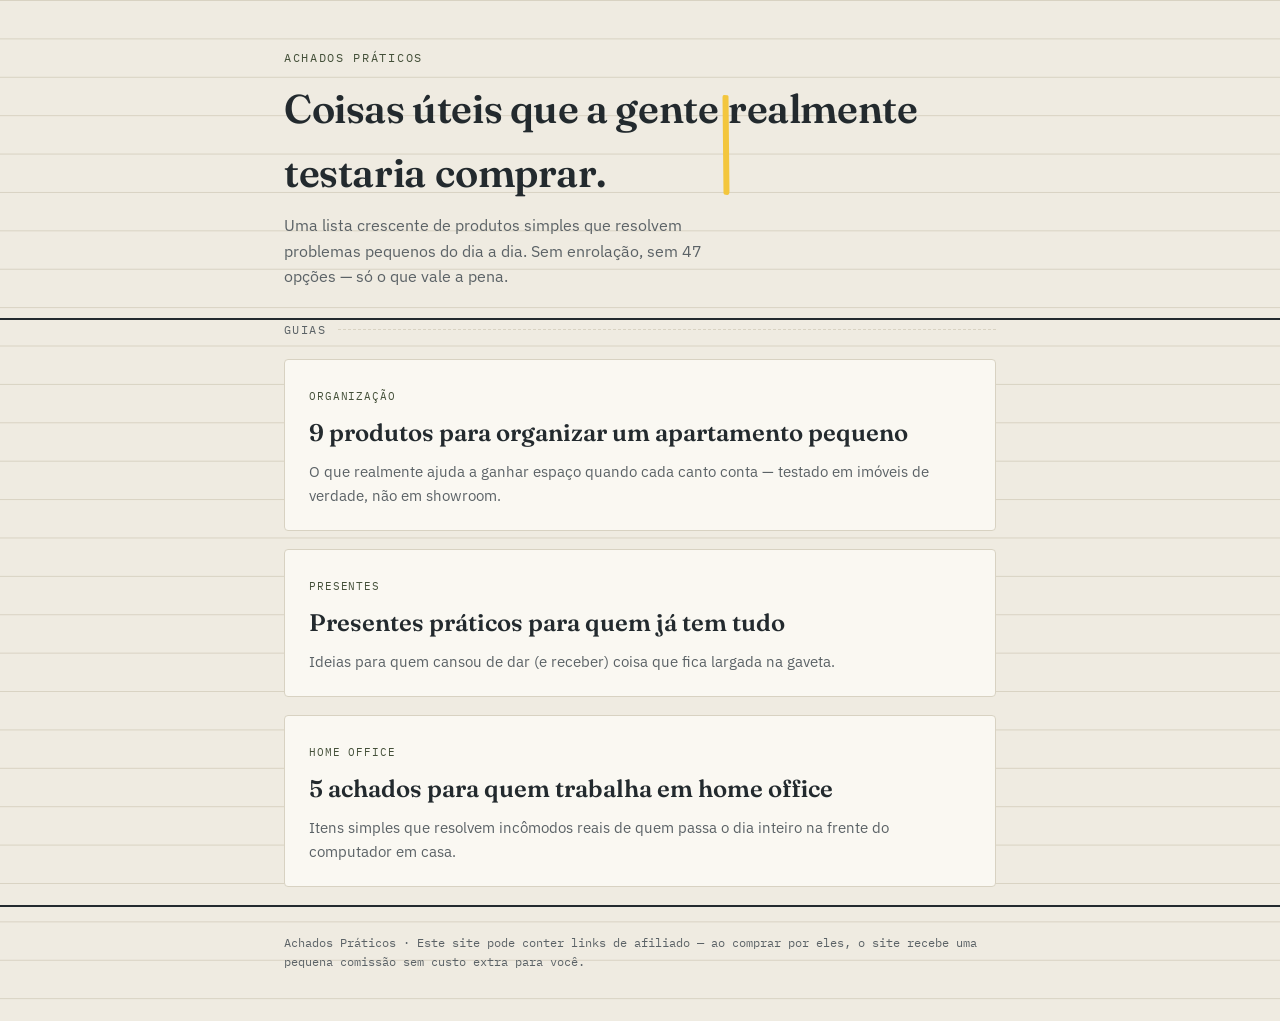
<file: index.html>
<!DOCTYPE html>
<html lang="pt-BR">
<head>
<meta charset="UTF-8">
<meta name="viewport" content="width=device-width, initial-scale=1.0">
<meta name="google-site-verification" content="UwVblGR0xJPma4KiskhVwJlEvAXtsaLV87XW6uovKOE" />
<title>Achados Práticos — coisas úteis que valem a pena comprar</title>
<meta name="description" content="Uma lista curada de produtos práticos para o dia a dia: organização, casa e presentes que realmente funcionam.">
<link rel="stylesheet" href="style.css">
</head>
<body>

<header class="site">
  <div class="wrap">
    <p class="eyebrow">Achados Práticos</p>
    <h1>Coisas úteis que a gente <mark class="hl">realmente testaria</mark> comprar.</h1>
    <p class="tagline">Uma lista crescente de produtos simples que resolvem problemas pequenos do dia a dia. Sem enrolação, sem 47 opções — só o que vale a pena.</p>
  </div>
</header>

<main class="wrap">
  <p class="section-label">Guias</p>

 <a class="entry" href="organizar-apartamento.html">
    <span class="entry-date">Organização</span>
    <h2>9 produtos para organizar um apartamento pequeno</h2>
    <p>O que realmente ajuda a ganhar espaço quando cada canto conta — testado em imóveis de verdade, não em showroom.</p>
  </a>

  <a class="entry" href="presentes-praticos.html">
    <span class="entry-date">Presentes</span>
    <h2>Presentes práticos para quem já tem tudo</h2>
    <p>Ideias para quem cansou de dar (e receber) coisa que fica largada na gaveta.</p>
  </a>
  
<a class="entry" href="home-office.html">
    <span class="entry-date">Home office</span>
    <h2>5 achados para quem trabalha em home office</h2>
    <p>Itens simples que resolvem incômodos reais de quem passa o dia inteiro na frente do computador em casa.</p>
  </a>
  
</main>

<footer class="site">
  <div class="wrap">
    Achados Práticos · Este site pode conter links de afiliado — ao comprar por eles, o site recebe uma pequena comissão sem custo extra para você.
  </div>
</footer>

</body>
</html>
</file>
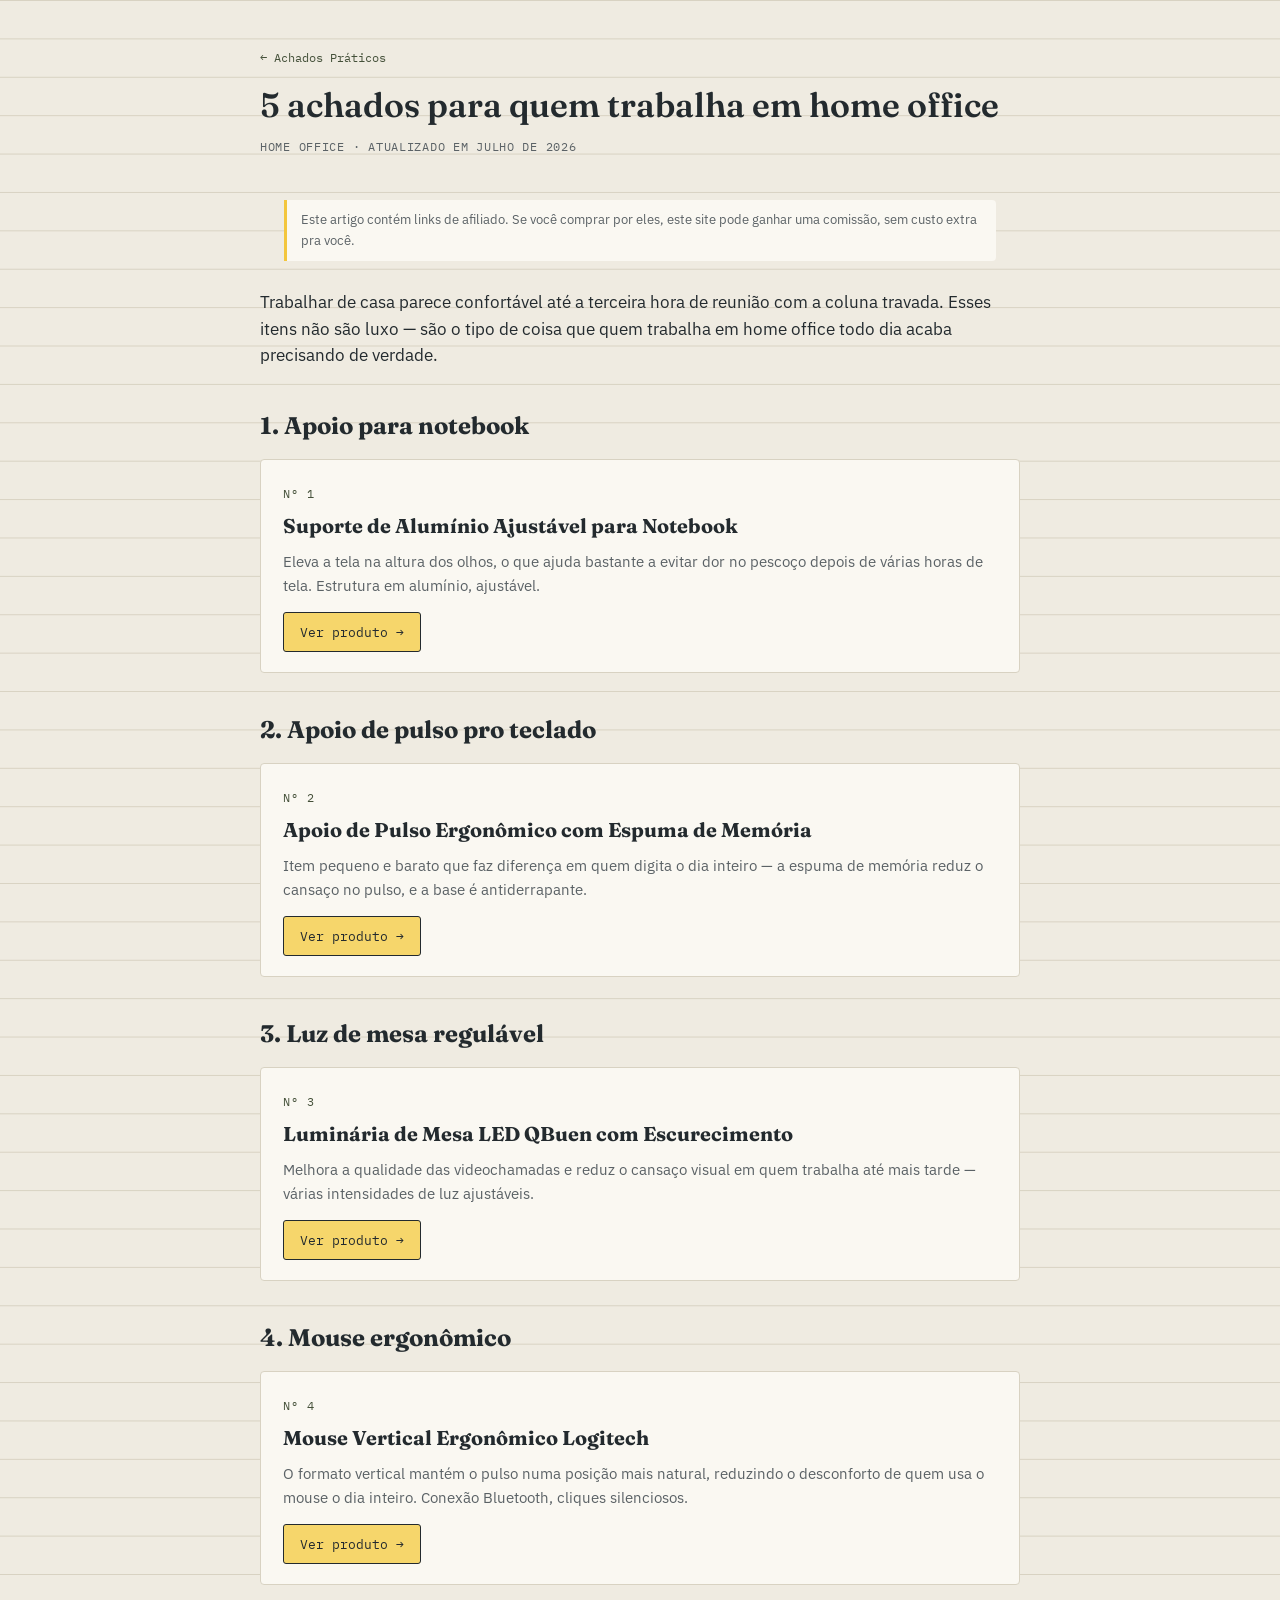
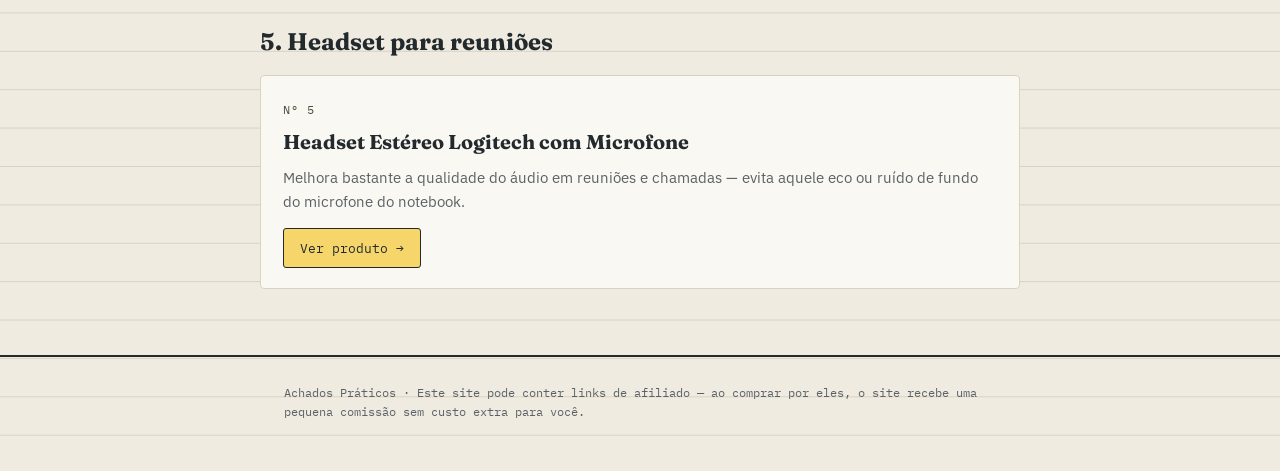
<file: home-office.html>
<!DOCTYPE html>
<html lang="pt-BR">
<head>
<meta charset="UTF-8">
<meta name="viewport" content="width=device-width, initial-scale=1.0">
<title>5 achados para quem trabalha em home office — Achados Práticos</title>
<meta name="description" content="Itens simples que fazem diferença real em quem trabalha de casa todos os dias.">
<link rel="stylesheet" href="style.css">
</head>
<body>

<div class="wrap article-header">
  <a class="back" href="index.html">&larr; Achados Práticos</a>
  <h1>5 achados para quem trabalha em home office</h1>
  <p class="meta">Home office · atualizado em julho de 2026</p>
</div>

<div class="wrap">
  <p class="disclosure">Este artigo contém links de afiliado. Se você comprar por eles, este site pode ganhar uma comissão, sem custo extra pra você.</p>
</div>

<article class="wrap body">

  <p>Trabalhar de casa parece confortável até a terceira hora de reunião com a coluna travada. Esses itens não são luxo — são o tipo de coisa que quem trabalha em home office todo dia acaba precisando de verdade.</p>

<h2>1. Apoio para notebook</h2>
<div class="product">
  <span class="rank">Nº 1</span>
  <h3>Suporte de Alumínio Ajustável para Notebook</h3>
  <p>Eleva a tela na altura dos olhos, o que ajuda bastante a evitar dor no pescoço depois de várias horas de tela. Estrutura em alumínio, ajustável.</p>
  <a class="btn" href="https://www.amazon.com.br/Suporte-Notebook-MacBook-Alum%C3%ADnio-Ajust%C3%A1vel/dp/B086CB6BXW?tag=achadosprat0e-20" target="_blank" rel="nofollow sponsored">Ver produto →</a>
</div>

 <h2>2. Apoio de pulso pro teclado</h2>
<div class="product">
  <span class="rank">Nº 2</span>
  <h3>Apoio de Pulso Ergonômico com Espuma de Memória</h3>
  <p>Item pequeno e barato que faz diferença em quem digita o dia inteiro — a espuma de memória reduz o cansaço no pulso, e a base é antiderrapante.</p>
  <a class="btn" href="https://www.amazon.com.br/Suporte-Ergon%C3%B4mico-M%C3%A9moria-Confort%C3%A1vel-Antiderrapante/dp/B0FVZ9VX1X?tag=achadosprat0e-20" target="_blank" rel="nofollow sponsored">Ver produto →</a>
</div>

 <h2>3. Luz de mesa regulável</h2>
<div class="product">
  <span class="rank">Nº 3</span>
  <h3>Luminária de Mesa LED QBuen com Escurecimento</h3>
  <p>Melhora a qualidade das videochamadas e reduz o cansaço visual em quem trabalha até mais tarde — várias intensidades de luz ajustáveis.</p>
  <a class="btn" href="https://www.amazon.com.br/QBuen-luminaria-escrit%C3%B3rio-escurecimento-lumin%C3%A1ria/dp/B0F93DYN9D?tag=achadosprat0e-20" target="_blank" rel="nofollow sponsored">Ver produto →</a>
</div>

  <h2>4. Mouse ergonômico</h2>
<div class="product">
  <span class="rank">Nº 4</span>
  <h3>Mouse Vertical Ergonômico Logitech</h3>
  <p>O formato vertical mantém o pulso numa posição mais natural, reduzindo o desconforto de quem usa o mouse o dia inteiro. Conexão Bluetooth, cliques silenciosos.</p>
  <a class="btn" href="https://www.amazon.com.br/Logitech-Ergon%C3%B4mico-Bluetooth-Silenciosos-Compat%C3%ADvel/dp/B098JK6G5N?tag=achadosprat0e-20" target="_blank" rel="nofollow sponsored">Ver produto →</a>
</div>

  <h2>5. Headset para reuniões</h2>
<div class="product">
  <span class="rank">Nº 5</span>
  <h3>Headset Estéreo Logitech com Microfone</h3>
  <p>Melhora bastante a qualidade do áudio em reuniões e chamadas — evita aquele eco ou ruído de fundo do microfone do notebook.</p>
  <a class="btn" href="https://www.amazon.com.br/Headset-Est%C3%A9reo-Logitech-Microfones-Ouvido/dp/B000UXZQ42?tag=achadosprat0e-20" target="_blank" rel="nofollow sponsored">Ver produto →</a>
</div>

</article>

<footer class="site">
  <div class="wrap">
    Achados Práticos · Este site pode conter links de afiliado — ao comprar por eles, o site recebe uma pequena comissão sem custo extra para você.
  </div>
</footer>

</body>
</html>
</file>
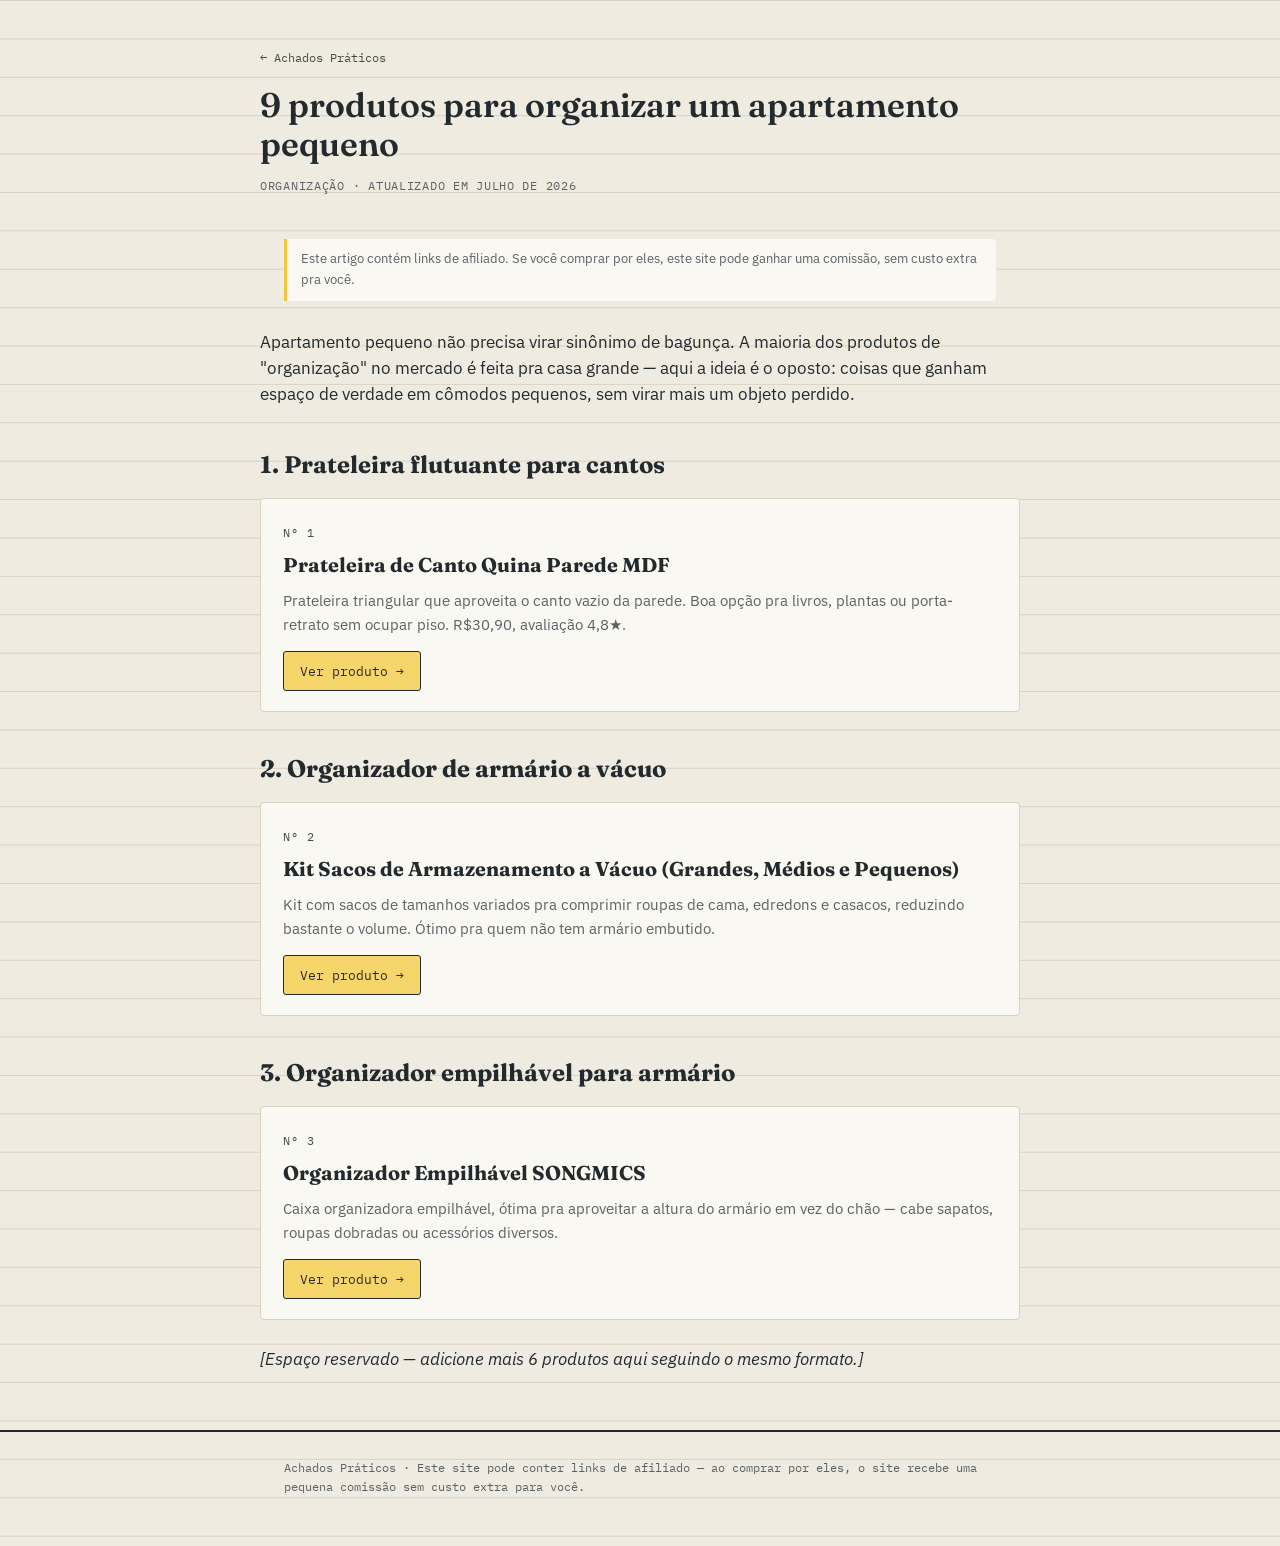
<file: organizar-apartamento-pequenos.html>
<!DOCTYPE html>
<html lang="pt-BR">
<head>
<meta charset="UTF-8">
<meta name="viewport" content="width=device-width, initial-scale=1.0">
<title>9 produtos para organizar um apartamento pequeno — Achados Práticos</title>
<meta name="description" content="Produtos simples e baratos que realmente ajudam a ganhar espaço em apartamentos pequenos.">
<link rel="stylesheet" href="style.css">
</head>
<body>

<div class="wrap article-header">
  <a class="back" href="index.html">&larr; Achados Práticos</a>
  <h1>9 produtos para organizar um apartamento pequeno</h1>
  <p class="meta">Organização · atualizado em julho de 2026</p>
</div>

<div class="wrap">
  <p class="disclosure">Este artigo contém links de afiliado. Se você comprar por eles, este site pode ganhar uma comissão, sem custo extra pra você.</p>
</div>

<article class="wrap body">

  <p>Apartamento pequeno não precisa virar sinônimo de bagunça. A maioria dos produtos de "organização" no mercado é feita pra casa grande — aqui a ideia é o oposto: coisas que ganham espaço de verdade em cômodos pequenos, sem virar mais um objeto perdido.</p>

  <h2>1. Prateleira flutuante para cantos</h2>
  <div class="product">
    <span class="rank">Nº 1</span>
    <h3>Prateleira de Canto Quina Parede MDF</h3>
    <p>Prateleira triangular que aproveita o canto vazio da parede. Boa opção pra livros, plantas ou porta-retrato sem ocupar piso. R$30,90, avaliação 4,8★.</p>
    <a class="btn" href="https://www.amazon.com.br/Prateleira-Parede-Decora%C3%A7%C3%A3o-Organizadora-Escritorio/dp/B0FH2W4YJJ?tag=achadosprat0e-20" target="_blank" rel="nofollow sponsored">Ver produto →</a>
  </div>

  <h2>2. Organizador de armário a vácuo</h2>
<div class="product">
  <span class="rank">Nº 2</span>
  <h3>Kit Sacos de Armazenamento a Vácuo (Grandes, Médios e Pequenos)</h3>
  <p>Kit com sacos de tamanhos variados pra comprimir roupas de cama, edredons e casacos, reduzindo bastante o volume. Ótimo pra quem não tem armário embutido.</p>
  <a class="btn" href="https://www.amazon.com.br/Sacos-Armazenamento-Grandes-M%C3%A9dios-Pequenos/dp/B0D8VX75YB?tag=achadosprat0e-20" target="_blank" rel="nofollow sponsored">Ver produto →</a>
</div>

<h2>3. Organizador empilhável para armário</h2>
<div class="product">
  <span class="rank">Nº 3</span>
  <h3>Organizador Empilhável SONGMICS</h3>
  <p>Caixa organizadora empilhável, ótima pra aproveitar a altura do armário em vez do chão — cabe sapatos, roupas dobradas ou acessórios diversos.</p>
  <a class="btn" href="https://www.amazon.com.br/SONGMICS-Empilh%C3%A1vel-Organizador-Armazenamento-Capacidade/dp/B096LPGJTX?tag=achadosprat0e-20" target="_blank" rel="nofollow sponsored">Ver produto →</a>
</div>

  <p><em>[Espaço reservado — adicione mais 6 produtos aqui seguindo o mesmo formato.]</em></p>

</article>

<footer class="site">
  <div class="wrap">
    Achados Práticos · Este site pode conter links de afiliado — ao comprar por eles, o site recebe uma pequena comissão sem custo extra para você.
  </div>
</footer>

</body>
</html>
</file>
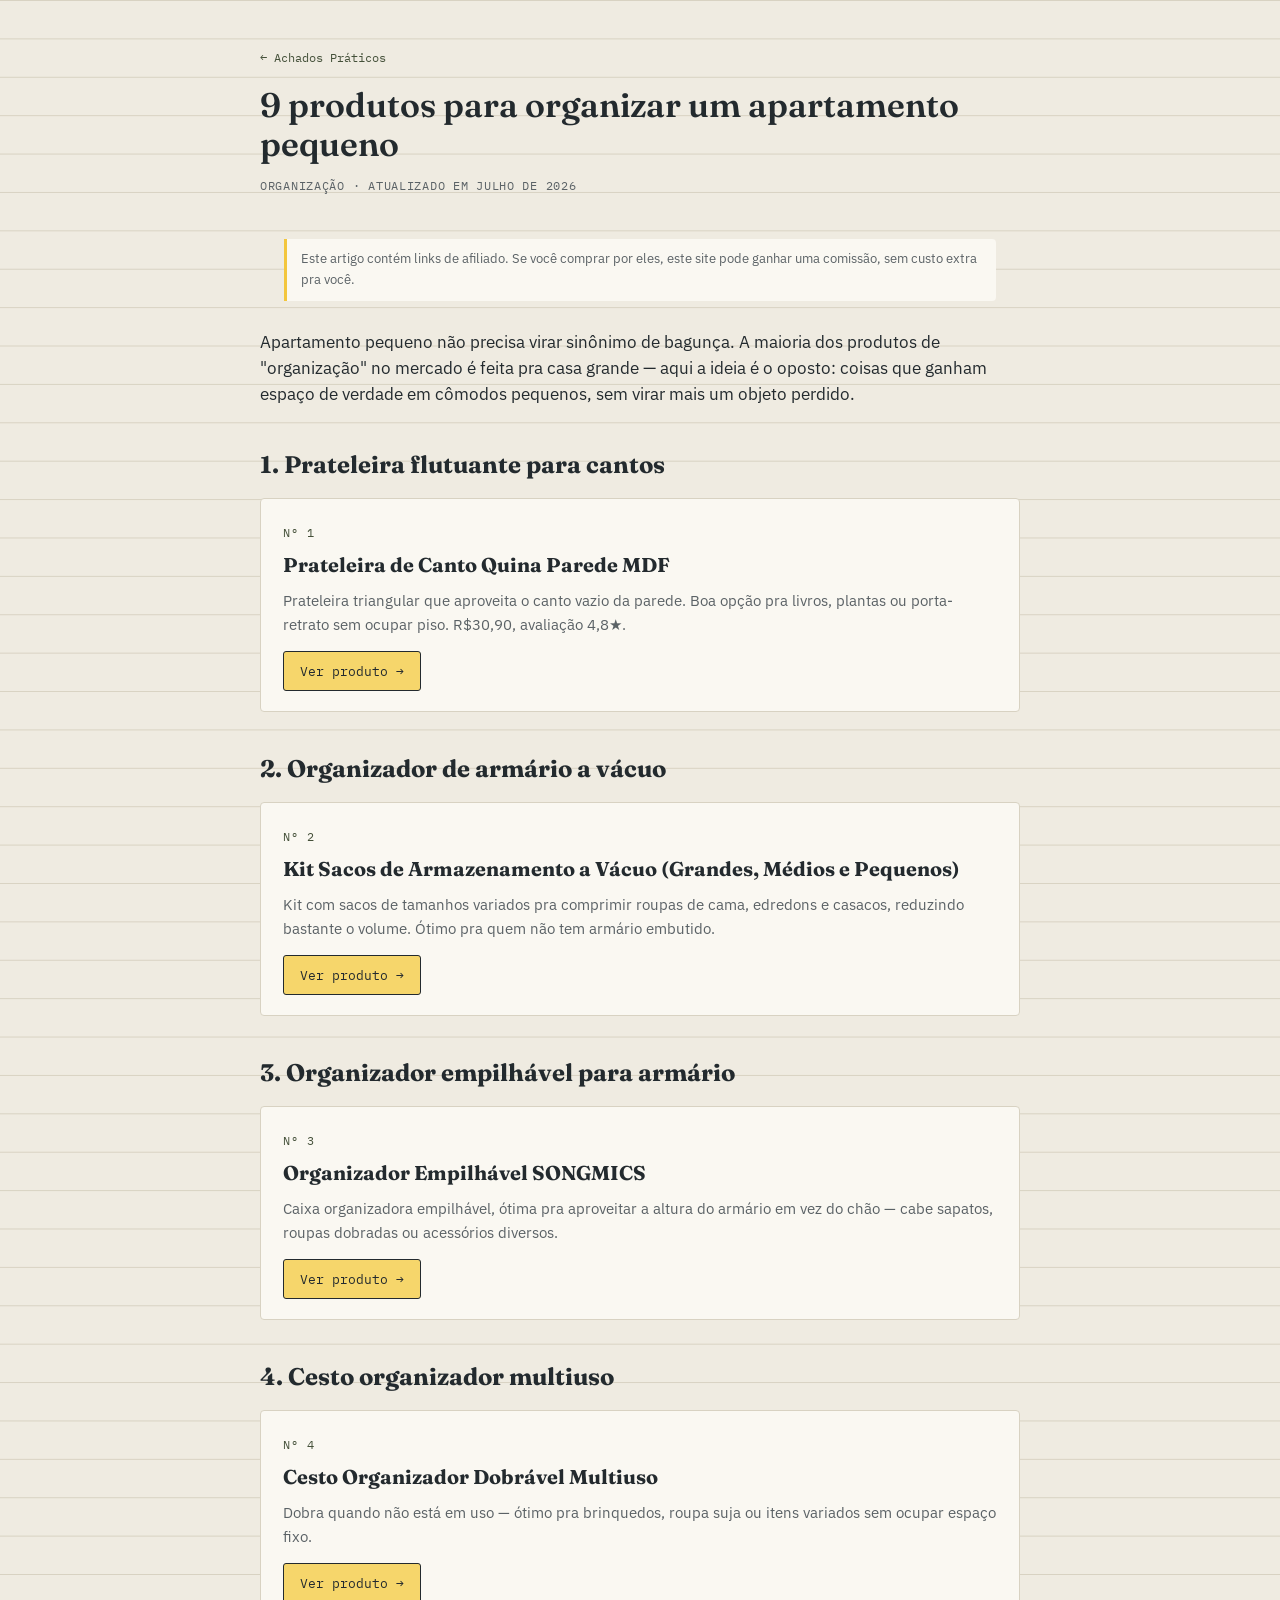
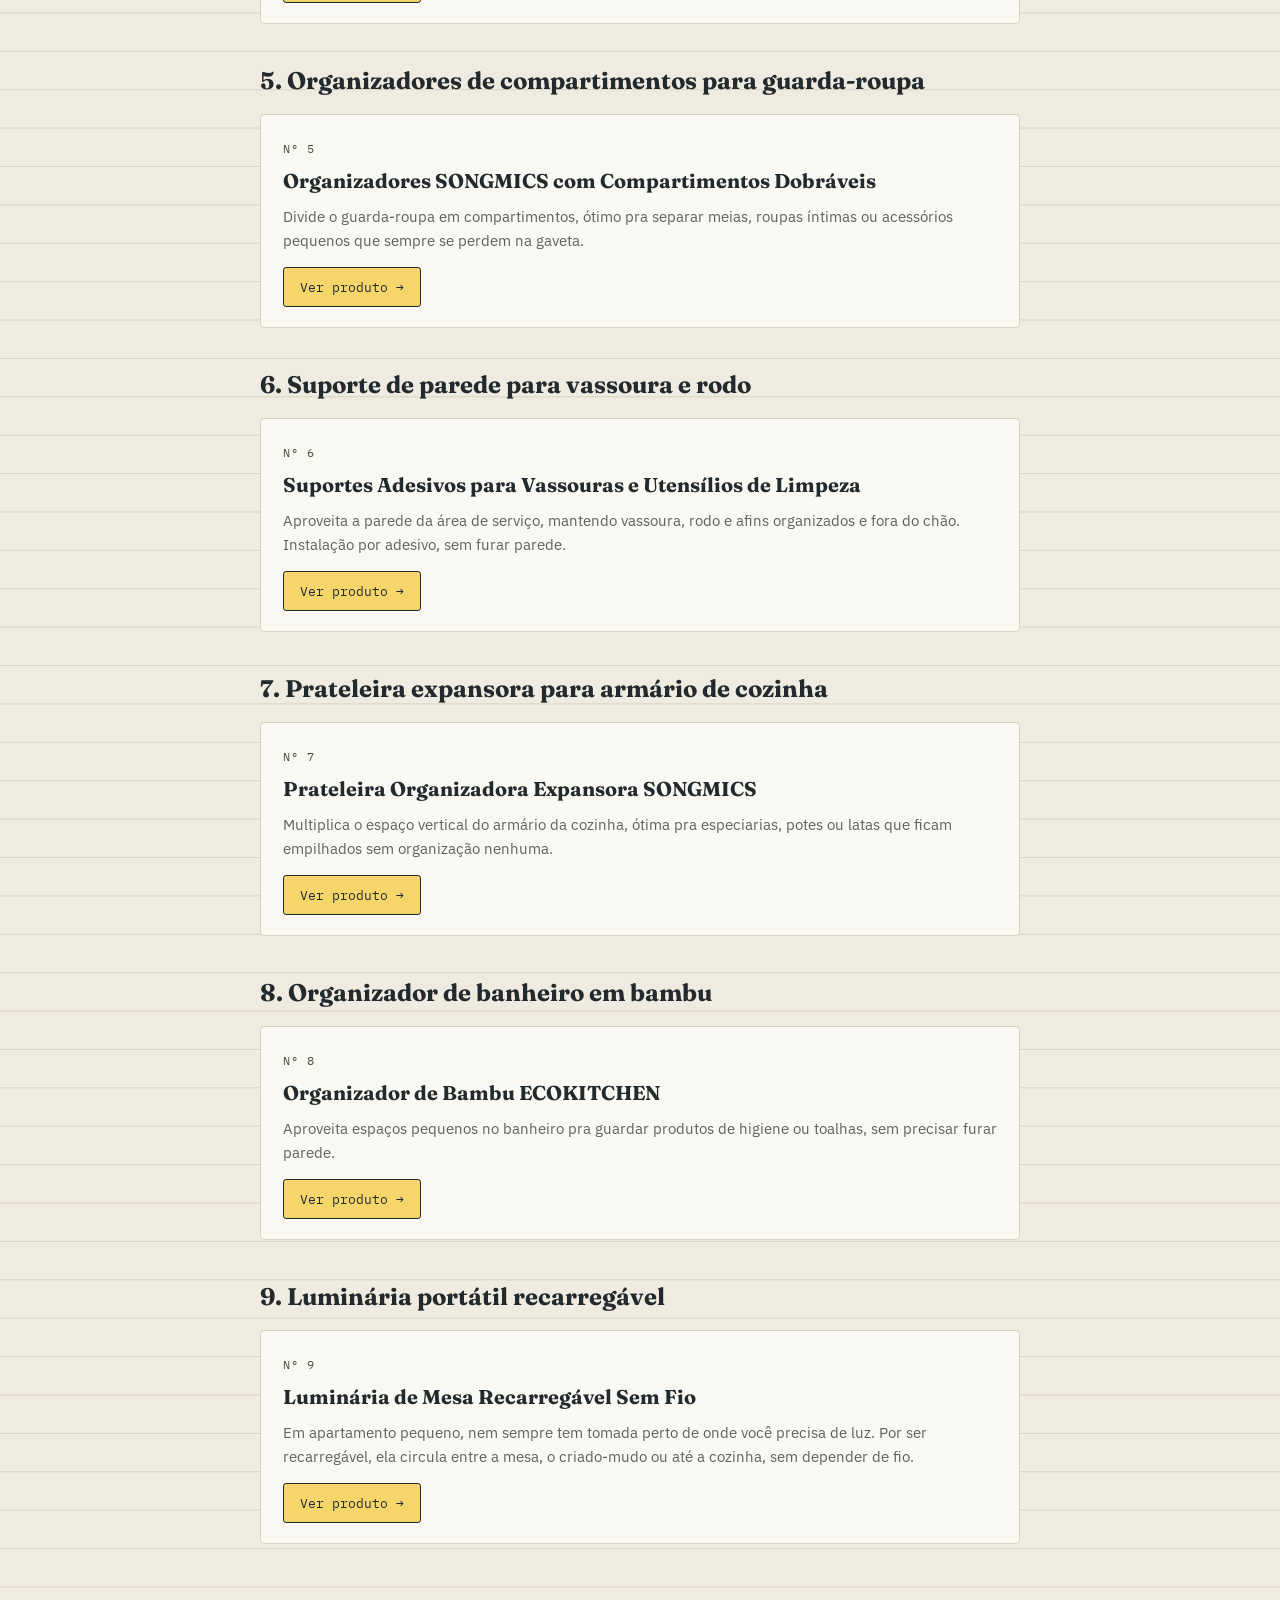
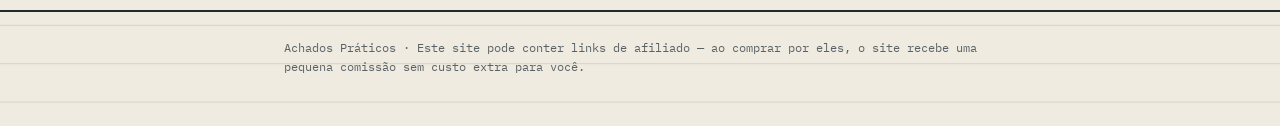
<file: organizar-apartamento.html>
<!DOCTYPE html>
<html lang="pt-BR">
<head>
<meta charset="UTF-8">
<meta name="viewport" content="width=device-width, initial-scale=1.0">
<title>9 produtos para organizar um apartamento pequeno — Achados Práticos</title>
<meta name="description" content="Produtos simples e baratos que realmente ajudam a ganhar espaço em apartamentos pequenos.">
<link rel="stylesheet" href="style.css">
</head>
<body>

<div class="wrap article-header">
  <a class="back" href="index.html">&larr; Achados Práticos</a>
  <h1>9 produtos para organizar um apartamento pequeno</h1>
  <p class="meta">Organização · atualizado em julho de 2026</p>
</div>

<div class="wrap">
  <p class="disclosure">Este artigo contém links de afiliado. Se você comprar por eles, este site pode ganhar uma comissão, sem custo extra pra você.</p>
</div>

<article class="wrap body">

  <p>Apartamento pequeno não precisa virar sinônimo de bagunça. A maioria dos produtos de "organização" no mercado é feita pra casa grande — aqui a ideia é o oposto: coisas que ganham espaço de verdade em cômodos pequenos, sem virar mais um objeto perdido.</p>

  <h2>1. Prateleira flutuante para cantos</h2>
  <div class="product">
    <span class="rank">Nº 1</span>
    <h3>Prateleira de Canto Quina Parede MDF</h3>
    <p>Prateleira triangular que aproveita o canto vazio da parede. Boa opção pra livros, plantas ou porta-retrato sem ocupar piso. R$30,90, avaliação 4,8★.</p>
    <a class="btn" href="https://www.amazon.com.br/Prateleira-Parede-Decora%C3%A7%C3%A3o-Organizadora-Escritorio/dp/B0FH2W4YJJ?tag=achadosprat0e-20" target="_blank" rel="nofollow sponsored">Ver produto →</a>
  </div>

  <h2>2. Organizador de armário a vácuo</h2>
  <div class="product">
    <span class="rank">Nº 2</span>
    <h3>Kit Sacos de Armazenamento a Vácuo (Grandes, Médios e Pequenos)</h3>
    <p>Kit com sacos de tamanhos variados pra comprimir roupas de cama, edredons e casacos, reduzindo bastante o volume. Ótimo pra quem não tem armário embutido.</p>
    <a class="btn" href="https://www.amazon.com.br/Sacos-Armazenamento-Grandes-M%C3%A9dios-Pequenos/dp/B0D8VX75YB?tag=achadosprat0e-20" target="_blank" rel="nofollow sponsored">Ver produto →</a>
  </div>

  <h2>3. Organizador empilhável para armário</h2>
  <div class="product">
    <span class="rank">Nº 3</span>
    <h3>Organizador Empilhável SONGMICS</h3>
    <p>Caixa organizadora empilhável, ótima pra aproveitar a altura do armário em vez do chão — cabe sapatos, roupas dobradas ou acessórios diversos.</p>
    <a class="btn" href="https://www.amazon.com.br/SONGMICS-Empilh%C3%A1vel-Organizador-Armazenamento-Capacidade/dp/B096LPGJTX?tag=achadosprat0e-20" target="_blank" rel="nofollow sponsored">Ver produto →</a>
  </div>

  <h2>4. Cesto organizador multiuso</h2>
<div class="product">
  <span class="rank">Nº 4</span>
  <h3>Cesto Organizador Dobrável Multiuso</h3>
  <p>Dobra quando não está em uso — ótimo pra brinquedos, roupa suja ou itens variados sem ocupar espaço fixo.</p>
  <a class="btn" href="https://www.amazon.com.br/Cesto-Organizador-Multiuso-Brinquedos-Lavanderia/dp/B0FB47FJ93?tag=achadosprat0e-20" target="_blank" rel="nofollow sponsored">Ver produto →</a>
</div>

  <h2>5. Organizadores de compartimentos para guarda-roupa</h2>
<div class="product">
  <span class="rank">Nº 5</span>
  <h3>Organizadores SONGMICS com Compartimentos Dobráveis</h3>
  <p>Divide o guarda-roupa em compartimentos, ótimo pra separar meias, roupas íntimas ou acessórios pequenos que sempre se perdem na gaveta.</p>
  <a class="btn" href="https://www.amazon.com.br/SONGMICS-Organizadores-Guarda-Roupa-Dobr%C3%A1veis-Compartimentos/dp/B0C3R1XNLW?tag=achadosprat0e-20" target="_blank" rel="nofollow sponsored">Ver produto →</a>
</div>

<h2>6. Suporte de parede para vassoura e rodo</h2>
<div class="product">
  <span class="rank">Nº 6</span>
  <h3>Suportes Adesivos para Vassouras e Utensílios de Limpeza</h3>
  <p>Aproveita a parede da área de serviço, mantendo vassoura, rodo e afins organizados e fora do chão. Instalação por adesivo, sem furar parede.</p>
  <a class="btn" href="https://www.amazon.com.br/Suportes-Vassouras-Adesivo-Fixa%C3%A7%C3%A3o-Organiza%C3%A7%C3%A3o/dp/B0FVQW77FR?tag=achadosprat0e-20" target="_blank" rel="nofollow sponsored">Ver produto →</a>
</div>

<h2>7. Prateleira expansora para armário de cozinha</h2>
<div class="product">
  <span class="rank">Nº 7</span>
  <h3>Prateleira Organizadora Expansora SONGMICS</h3>
  <p>Multiplica o espaço vertical do armário da cozinha, ótima pra especiarias, potes ou latas que ficam empilhados sem organização nenhuma.</p>
  <a class="btn" href="https://www.amazon.com.br/SONGMICS-organizadora-prateleiras-armazenamento-especiarias/dp/B0CLNGKDHK?tag=achadosprat0e-20" target="_blank" rel="nofollow sponsored">Ver produto →</a>
</div>

<h2>8. Organizador de banheiro em bambu</h2>
<div class="product">
  <span class="rank">Nº 8</span>
  <h3>Organizador de Bambu ECOKITCHEN</h3>
  <p>Aproveita espaços pequenos no banheiro pra guardar produtos de higiene ou toalhas, sem precisar furar parede.</p>
  <a class="btn" href="https://www.amazon.com.br/Organizador-pequeno-15-Bambu-ECOKITCHEN/dp/B091FJ8CF8?tag=achadosprat0e-20" target="_blank" rel="nofollow sponsored">Ver produto →</a>
</div>

<h2>9. Luminária portátil recarregável</h2>
<div class="product">
  <span class="rank">Nº 9</span>
  <h3>Luminária de Mesa Recarregável Sem Fio</h3>
  <p>Em apartamento pequeno, nem sempre tem tomada perto de onde você precisa de luz. Por ser recarregável, ela circula entre a mesa, o criado-mudo ou até a cozinha, sem depender de fio.</p>
  <a class="btn" href="https://www.amazon.com.br/Mesa-Abajur-Ilumina%C3%A7%C3%A3o-Recarreg%C3%A1vel-Escrit%C3%B3rio/dp/B0F8LHRQRG?tag=achadosprat0e-20" target="_blank" rel="nofollow sponsored">Ver produto →</a>
</div>
  
</article>

<footer class="site">
  <div class="wrap">
    Achados Práticos · Este site pode conter links de afiliado — ao comprar por eles, o site recebe uma pequena comissão sem custo extra para você.
  </div>
</footer>

</body>
</html>
</file>
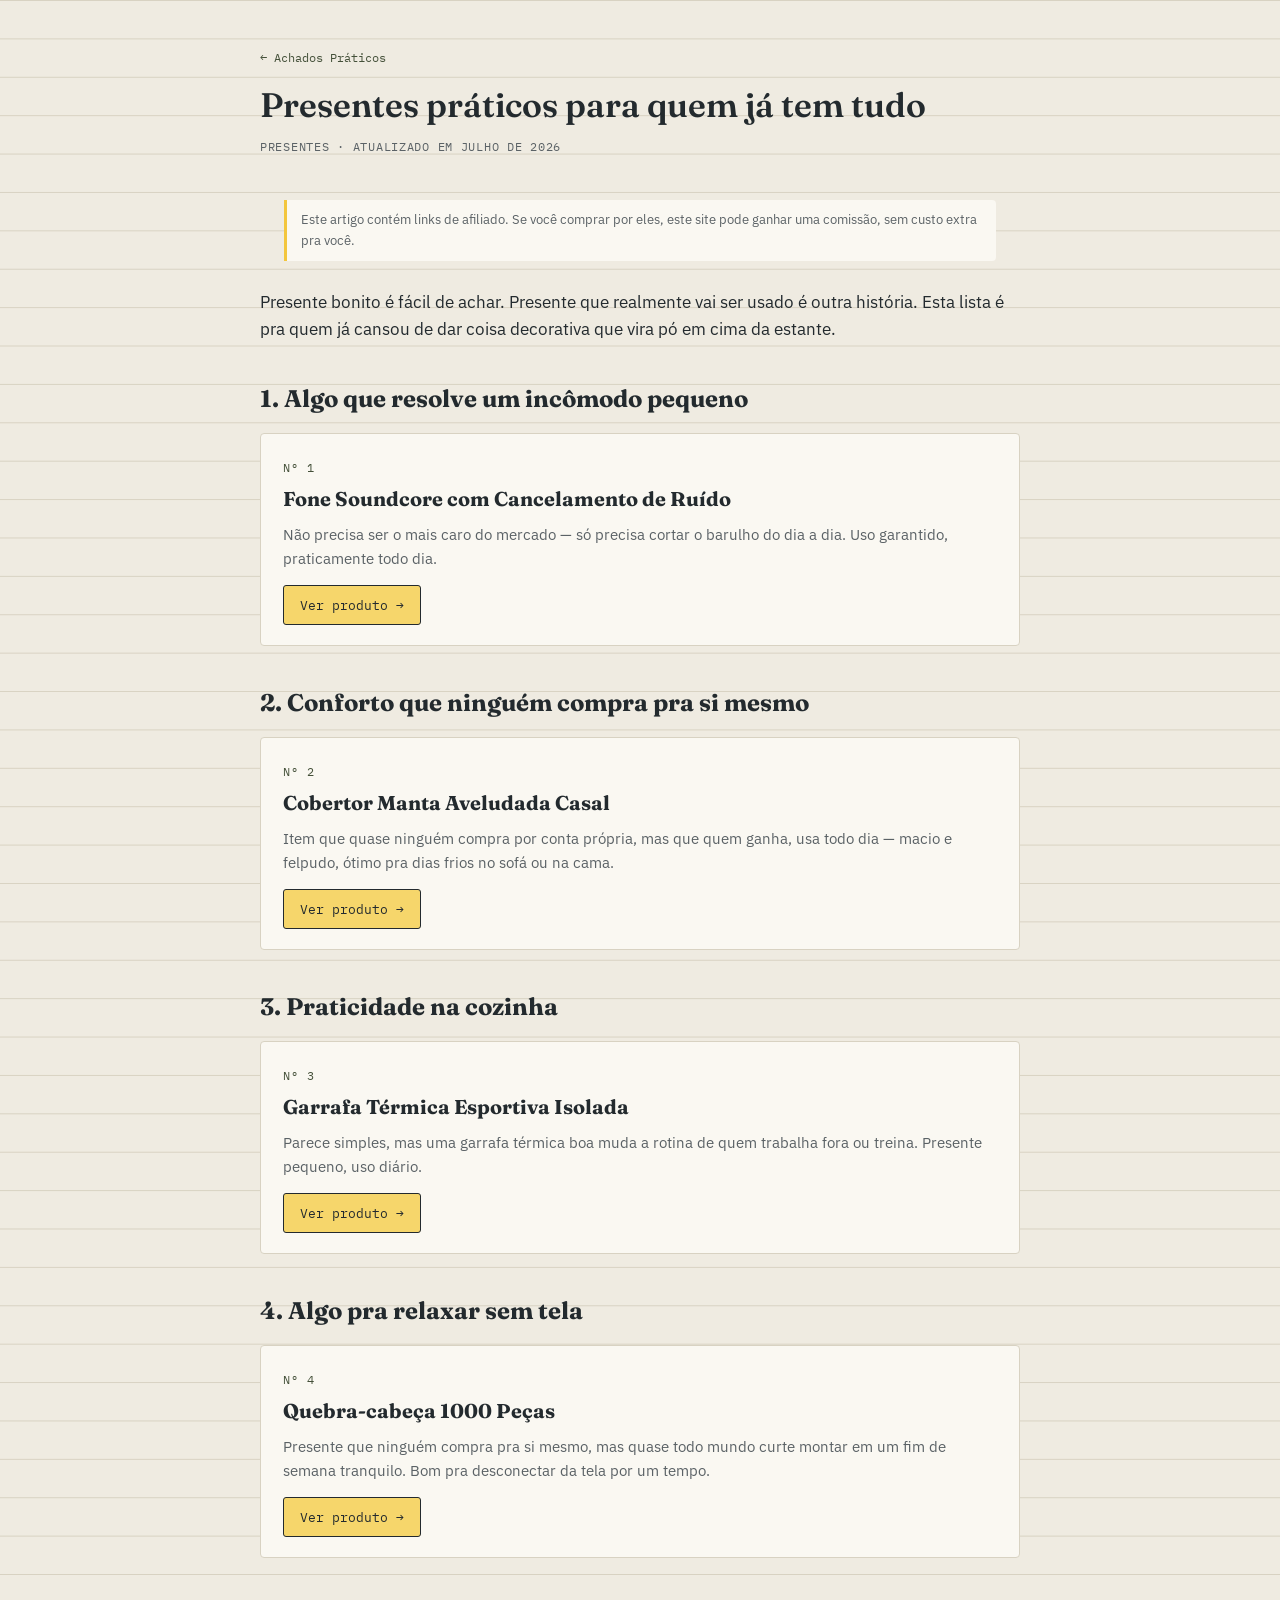
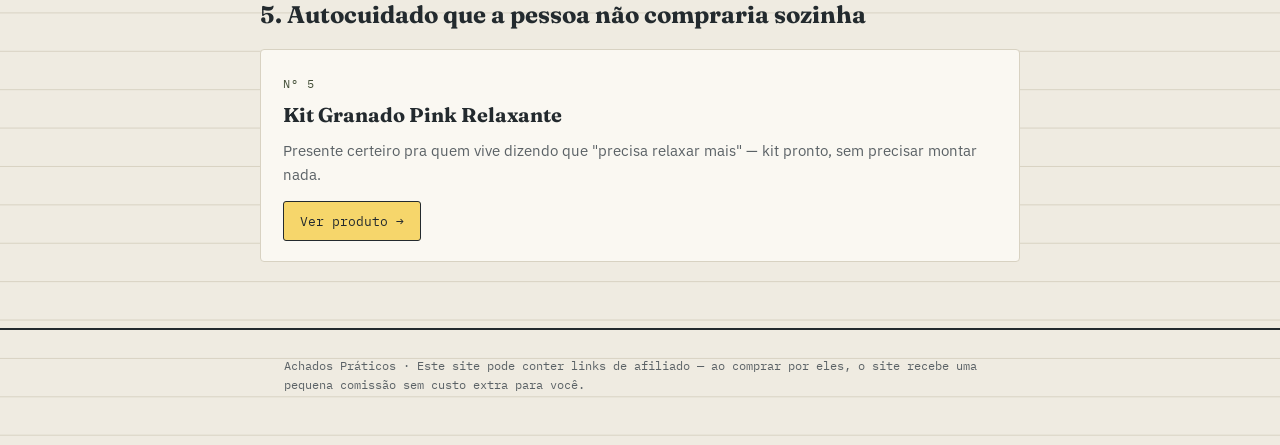
<file: presentes-praticos.html>
<!DOCTYPE html>
<html lang="pt-BR">
<head>
<meta charset="UTF-8">
<meta name="viewport" content="width=device-width, initial-scale=1.0">
<title>Presentes práticos para quem já tem tudo — Achados Práticos</title>
<meta name="description" content="Ideias de presente que realmente são usadas, para quem já tem tudo em casa.">
<link rel="stylesheet" href="style.css">
</head>
<body>

<div class="wrap article-header">
  <a class="back" href="index.html">&larr; Achados Práticos</a>
  <h1>Presentes práticos para quem já tem tudo</h1>
  <p class="meta">Presentes · atualizado em julho de 2026</p>
</div>

<div class="wrap">
  <p class="disclosure">Este artigo contém links de afiliado. Se você comprar por eles, este site pode ganhar uma comissão, sem custo extra pra você.</p>
</div>

<article class="wrap body">

  <p>Presente bonito é fácil de achar. Presente que realmente vai ser usado é outra história. Esta lista é pra quem já cansou de dar coisa decorativa que vira pó em cima da estante.</p>

<h2>1. Algo que resolve um incômodo pequeno</h2>
<div class="product">
  <span class="rank">Nº 1</span>
  <h3>Fone Soundcore com Cancelamento de Ruído</h3>
  <p>Não precisa ser o mais caro do mercado — só precisa cortar o barulho do dia a dia. Uso garantido, praticamente todo dia.</p>
  <a class="btn" href="https://www.amazon.com.br/soundcore-Cancelamento-Poderosos-Reprodu%C3%A7%C3%A3o-Bluetooth/dp/B0CRTR3PMF?tag=achadosprat0e-20" target="_blank" rel="nofollow sponsored">Ver produto →</a>
</div>

  <h2>2. Conforto que ninguém compra pra si mesmo</h2>
<div class="product">
  <span class="rank">Nº 2</span>
  <h3>Cobertor Manta Aveludada Casal</h3>
  <p>Item que quase ninguém compra por conta própria, mas que quem ganha, usa todo dia — macio e felpudo, ótimo pra dias frios no sofá ou na cama.</p>
  <a class="btn" href="https://www.amazon.com.br/Cobertor-Manta-Microfibra-Casal-Aveludado/dp/B0DYQMNKCC?tag=achadosprat0e-20" target="_blank" rel="nofollow sponsored">Ver produto →</a>
</div>

 <h2>3. Praticidade na cozinha</h2>
<div class="product">
  <span class="rank">Nº 3</span>
  <h3>Garrafa Térmica Esportiva Isolada</h3>
  <p>Parece simples, mas uma garrafa térmica boa muda a rotina de quem trabalha fora ou treina. Presente pequeno, uso diário.</p>
  <a class="btn" href="https://www.amazon.com.br/Garrafa-T%C3%A9rmica-Esportiva-Academia-Isolada/dp/B0CPFTSW63?tag=achadosprat0e-20" target="_blank" rel="nofollow sponsored">Ver produto →</a>
</div>

<h2>4. Algo pra relaxar sem tela</h2>
<div class="product">
  <span class="rank">Nº 4</span>
  <h3>Quebra-cabeça 1000 Peças</h3>
  <p>Presente que ninguém compra pra si mesmo, mas quase todo mundo curte montar em um fim de semana tranquilo. Bom pra desconectar da tela por um tempo.</p>
  <a class="btn" href="https://www.amazon.com.br/Vincent-Van-Gogh-Quebra-cabe%C3%A7a-Brinquedos/dp/B09BBB4L2B?tag=achadosprat0e-20" target="_blank" rel="nofollow sponsored">Ver produto →</a>
</div>

  <h2>5. Autocuidado que a pessoa não compraria sozinha</h2>
<div class="product">
  <span class="rank">Nº 5</span>
  <h3>Kit Granado Pink Relaxante</h3>
  <p>Presente certeiro pra quem vive dizendo que "precisa relaxar mais" — kit pronto, sem precisar montar nada.</p>
  <a class="btn" href="https://www.amazon.com.br/Granado-Kit-Pink-Relaxante-Para/dp/B00RIZHZEE?tag=achadosprat0e-20" target="_blank" rel="nofollow sponsored">Ver produto →</a>
</div>
  
</article>

<footer class="site">
  <div class="wrap">
    Achados Práticos · Este site pode conter links de afiliado — ao comprar por eles, o site recebe uma pequena comissão sem custo extra para você.
  </div>
</footer>

</body>
</html>
</file>
<file: style.css>
@import url('https://fonts.googleapis.com/css2?family=Fraunces:ital,opsz,wght@0,9..144,400;0,9..144,600;1,9..144,500&family=IBM+Plex+Sans:wght@400;500;600&family=IBM+Plex+Mono:wght@500&display=swap');

:root {
  --paper: #EFEBE1;
  --paper-card: #FAF8F2;
  --ink: #232A2E;
  --ink-soft: #5B6266;
  --rule: #D8D2C2;
  --highlighter: #F3C63D;
  --highlighter-soft: #F6D66B;
  --sage: #5C6E52;
  --sage-deep: #445039;
}

* { box-sizing: border-box; }

body {
  margin: 0;
  background: var(--paper);
  color: var(--ink);
  font-family: 'IBM Plex Sans', sans-serif;
  line-height: 1.6;
  background-image:
    linear-gradient(var(--rule) 1px, transparent 1px);
  background-size: 100% 2.4em;
  background-attachment: local;
}

a { color: var(--sage-deep); text-decoration-thickness: 1px; }
a:hover { color: var(--ink); }

.wrap {
  max-width: 760px;
  margin: 0 auto;
  padding: 0 24px;
}

/* ---- Header ---- */
header.site {
  padding: 48px 0 28px;
  border-bottom: 2px solid var(--ink);
}
header.site .eyebrow {
  font-family: 'IBM Plex Mono', monospace;
  font-size: 12px;
  letter-spacing: 0.14em;
  text-transform: uppercase;
  color: var(--sage-deep);
  margin: 0 0 10px;
}
header.site h1 {
  font-family: 'Fraunces', serif;
  font-size: 40px;
  font-weight: 600;
  margin: 0 0 8px;
  letter-spacing: -0.01em;
}
header.site p.tagline {
  margin: 0;
  color: var(--ink-soft);
  font-size: 16px;
  max-width: 46ch;
}

/* ---- Highlighter mark, the signature element ---- */
mark.hl {
  background: none;
  color: inherit;
  position: relative;
  padding: 0 2px;
}
mark.hl::before {
  content: "";
  position: absolute;
  left: -3px; right: -3px; bottom: 0.05em; top: 0.28em;
  background: var(--highlighter);
  transform: rotate(-0.6deg);
  z-index: -1;
  border-radius: 2px 6px 3px 5px / 4px 2px 5px 3px;
}

/* ---- Article index on homepage ---- */
main { padding: 36px 0 80px; }

.section-label {
  font-family: 'IBM Plex Mono', monospace;
  font-size: 12px;
  letter-spacing: 0.12em;
  text-transform: uppercase;
  color: var(--ink-soft);
  margin: 0 0 20px;
  display: flex;
  align-items: center;
  gap: 12px;
}
.section-label::after {
  content: "";
  flex: 1;
  border-top: 1px dashed var(--rule);
}

.entry {
  display: block;
  background: var(--paper-card);
  border: 1px solid var(--rule);
  border-radius: 4px;
  padding: 22px 24px;
  margin-bottom: 18px;
  text-decoration: none;
  color: var(--ink);
  transition: transform 0.15s ease, box-shadow 0.15s ease;
}
.entry:hover {
  transform: translateY(-2px);
  box-shadow: 3px 4px 0 var(--ink);
}
.entry .entry-date {
  font-family: 'IBM Plex Mono', monospace;
  font-size: 11px;
  color: var(--sage-deep);
  text-transform: uppercase;
  letter-spacing: 0.08em;
}
.entry h2 {
  font-family: 'Fraunces', serif;
  font-size: 24px;
  font-weight: 600;
  margin: 6px 0 8px;
}
.entry p {
  margin: 0;
  color: var(--ink-soft);
  font-size: 15px;
}

/* ---- Article page ---- */
.article-header { padding: 44px 0 8px; }
.article-header a.back {
  font-family: 'IBM Plex Mono', monospace;
  font-size: 12px;
  text-decoration: none;
  color: var(--sage-deep);
}
.article-header h1 {
  font-family: 'Fraunces', serif;
  font-size: 34px;
  font-weight: 600;
  margin: 16px 0 10px;
  line-height: 1.15;
}
.article-header .meta {
  font-family: 'IBM Plex Mono', monospace;
  font-size: 12px;
  color: var(--ink-soft);
  text-transform: uppercase;
  letter-spacing: 0.06em;
}

.disclosure {
  font-size: 13px;
  color: var(--ink-soft);
  background: var(--paper-card);
  border-left: 3px solid var(--highlighter);
  padding: 10px 14px;
  margin: 24px 0 8px;
  border-radius: 0 4px 4px 0;
}

article.body { padding: 20px 0 40px; }
article.body p { margin: 0 0 18px; font-size: 16.5px; }
article.body h2 {
  font-family: 'Fraunces', serif;
  font-size: 24px;
  margin: 38px 0 4px;
}

.product {
  background: var(--paper-card);
  border: 1px solid var(--rule);
  border-radius: 4px;
  padding: 20px 22px;
  margin: 14px 0 26px;
}
.product .rank {
  font-family: 'IBM Plex Mono', monospace;
  font-size: 12px;
  color: var(--sage-deep);
  letter-spacing: 0.08em;
}
.product h3 { margin: 4px 0 8px; font-family: 'Fraunces', serif; font-size: 20px; }
.product p { margin: 0 0 14px !important; font-size: 15px !important; color: var(--ink-soft); }
.product a.btn {
  display: inline-block;
  font-family: 'IBM Plex Mono', monospace;
  font-size: 12.5px;
  text-decoration: none;
  color: var(--ink);
  background: var(--highlighter-soft);
  padding: 9px 16px;
  border-radius: 3px;
  border: 1px solid var(--ink);
  transition: background 0.15s ease;
}
.product a.btn:hover { background: var(--highlighter); }

footer.site {
  border-top: 2px solid var(--ink);
  padding: 26px 0 50px;
  font-family: 'IBM Plex Mono', monospace;
  font-size: 12px;
  color: var(--ink-soft);
}

@media (max-width: 600px) {
  header.site h1 { font-size: 30px; }
  .article-header h1 { font-size: 26px; }
}
</file>
